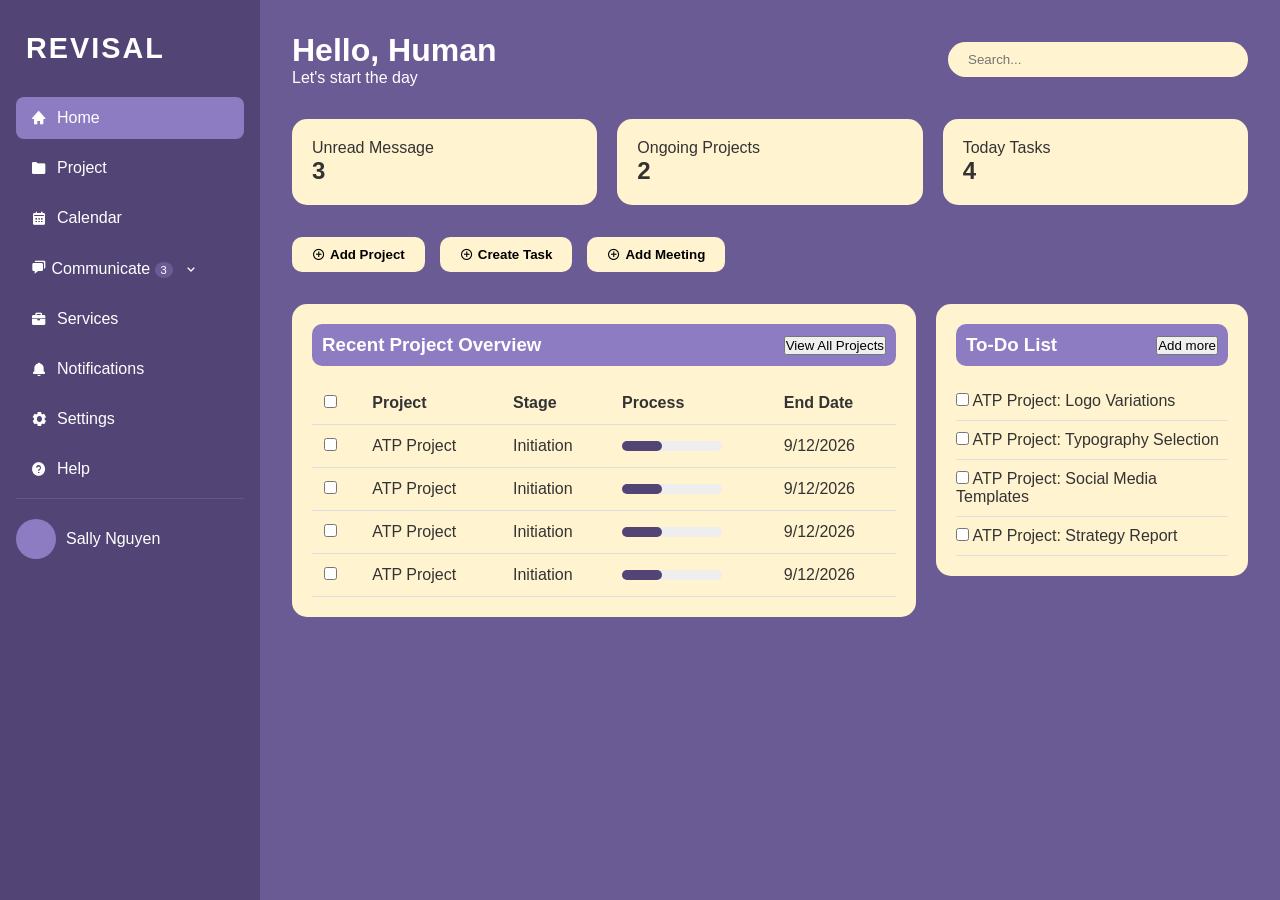
<file: public/index.html>
<!DOCTYPE html>
<html lang="en">
<head>
    <meta charset="UTF-8">
    <meta name="viewport" content="width=device-width, initial-scale=1.0">
    <title>Revisal Dashboard</title>
    <link rel="stylesheet" href="style.css">
    <link href='https://unpkg.com/boxicons@2.1.4/css/boxicons.min.css' rel='stylesheet'>
</head>
<body>

    <div class="dashboard-container">
        <aside class="sidebar">
            <div class="logo">
                <h2>REVISAL</h2>
            </div>
            <nav>
                <ul>
                    <li class="active"><i class='bx bxs-home'></i> Home</li>
                    <li><i class='bx bxs-folder'></i> Project</li>
                    <li><i class='bx bxs-calendar'></i> Calendar</li>
                    <li class="dropdown">
                        <span><i class='bx bxs-chat'></i> Communicate <span class="badge">3</span></span>
                        <i class='bx bx-chevron-down'></i>
                    </li>
                    <li><i class='bx bxs-briefcase'></i> Services</li>
                    <li><i class='bx bxs-bell'></i> Notifications</li>
                    <li><i class='bx bxs-cog'></i> Settings</li>
                    <li><i class='bx bxs-help-circle'></i> Help</li>
                </ul>
            </nav>
            <div class="user-profile">
                <div class="avatar"></div>
                <span>Sally Nguyen</span>
            </div>
        </aside>

        <main class="main-content">
            <header class="top-bar">
                <div class="welcome">
                    <h1>Hello, Human</h1>
                    <p>Let's start the day</p>
                </div>
                <div class="search-bar">
                    <input type="text" placeholder="Search...">
                </div>
            </header>

            <section class="stat-cards">
                <div class="card mini-card">
                    <p>Unread Message</p>
                    <h2>3</h2>
                </div>
                <div class="card mini-card">
                    <p>Ongoing Projects</p>
                    <h2>2</h2>
                </div>
                <div class="card mini-card">
                    <p>Today Tasks</p>
                    <h2>4</h2>
                </div>
            </section>

            <section class="action-buttons">
                <button class="btn-outline"><i class='bx bx-plus-circle'></i> Add Project</button>
                <button class="btn-outline"><i class='bx bx-plus-circle'></i> Create Task</button>
                <button class="btn-outline"><i class='bx bx-plus-circle'></i> Add Meeting</button>
            </section>

            <div class="content-grid">
                <div class="left-col">
                    <div class="table-container">
                        <div class="table-header">
                            <h3>Recent Project Overview</h3>
                            <button class="btn-small">View All Projects</button>
                        </div>
                        <table>
                            <thead>
                                <tr>
                                    <th><input type="checkbox"></th>
                                    <th>Project</th>
                                    <th>Stage</th>
                                    <th>Process</th>
                                    <th>End Date</th>
                                </tr>
                            </thead>
                            <tbody id="project-list">
                                </tbody>
                        </table>
                    </div>
                </div>

                <div class="right-col">
                    <div class="card list-card">
                        <div class="table-header">
                            <h3>To-Do List</h3>
                            <button class="btn-small">Add more</button>
                        </div>
                        <ul id="todo-list"></ul>
                    </div>
                </div>
            </div>
        </main>
    </div>

    <script src="script.js"></script>
</body>
</html>
</file>
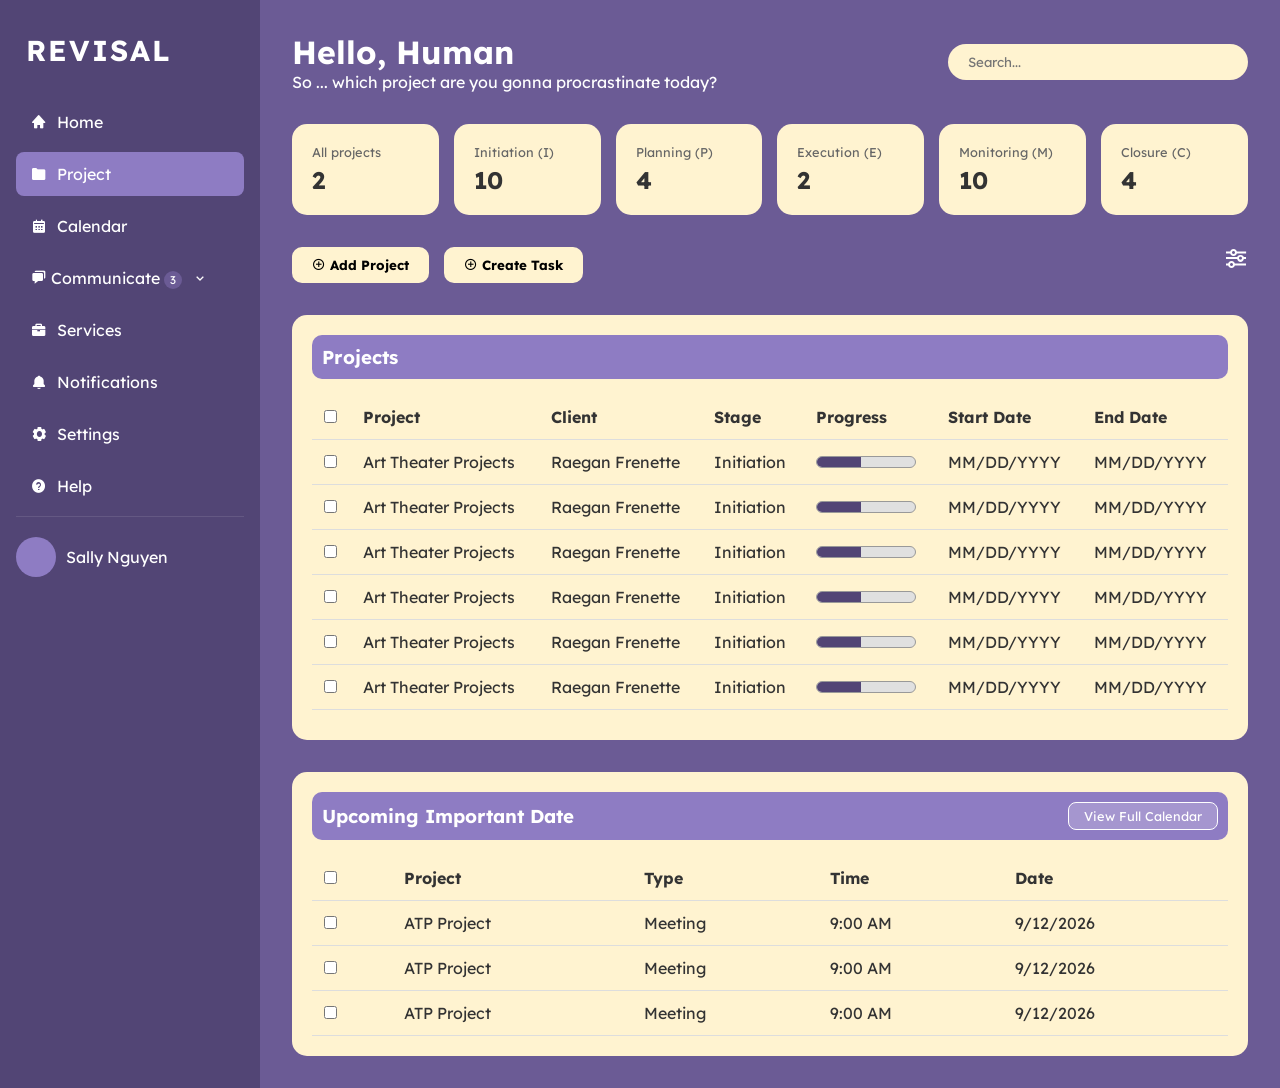
<file: public/projects.html>
<!DOCTYPE html>
<html lang="en">
<head>
    <meta charset="UTF-8">
    <meta name="viewport" content="width=device-width, initial-scale=1.0">
    <title>Revisal - Projects</title>
    <link href="https://fonts.googleapis.com/css2?family=Lexend+Deca:wght@300;400;600&display=swap" rel="stylesheet">
    <link rel="stylesheet" href="style.css">
    <link href='https://unpkg.com/boxicons@2.1.4/css/boxicons.min.css' rel='stylesheet'>
</head>
<body>

    <div class="dashboard-container">
        <aside class="sidebar">
            <div class="logo"><h2>REVISAL</h2></div>
            <nav>
                <ul>
                    <li><i class='bx bxs-home'></i> Home</li>
                    <li class="active"><i class='bx bxs-folder'></i> Project</li>
                    <li><i class='bx bxs-calendar'></i> Calendar</li>
                    <li class="dropdown">
                        <span><i class='bx bxs-chat'></i> Communicate <span class="badge">3</span></span>
                        <i class='bx bx-chevron-down'></i>
                    </li>
                    <li><i class='bx bxs-briefcase'></i> Services</li>
                    <li><i class='bx bxs-bell'></i> Notifications</li>
                    <li><i class='bx bxs-cog'></i> Settings</li>
                    <li><i class='bx bxs-help-circle'></i> Help</li>
                </ul>
            </nav>
            <div class="user-profile">
                <div class="avatar"></div>
                <span>Sally Nguyen</span>
            </div>
        </aside>

        <main class="main-content">
            <header class="top-bar">
                <div class="welcome">
                    <h1>Hello, Human</h1>
                    <p>So ... which project are you gonna procrastinate today?</p>
                </div>
                <div class="search-bar">
                    <input type="text" placeholder="Search...">
                </div>
            </header>

            <section class="stat-cards project-stats">
                <div class="card mini-card"><span>All projects</span><h2>2</h2></div>
                <div class="card mini-card"><span>Initiation (I)</span><h2>10</h2></div>
                <div class="card mini-card"><span>Planning (P)</span><h2>4</h2></div>
                <div class="card mini-card"><span>Execution (E)</span><h2>2</h2></div>
                <div class="card mini-card"><span>Monitoring (M)</span><h2>10</h2></div>
                <div class="card mini-card"><span>Closure (C)</span><h2>4</h2></div>
            </section>

            <section class="action-buttons">
                <button class="btn-outline"><i class='bx bx-plus-circle'></i> Add Project</button>
                <button class="btn-outline"><i class='bx bx-plus-circle'></i> Create Task</button>
                <div style="flex-grow: 1; text-align: right;">
                    <i class='bx bx-slider-alt' style="font-size: 1.5rem; cursor: pointer;"></i>
                </div>
            </section>

            <div class="table-container main-project-table">
                <div class="table-header"><h3>Projects</h3></div>
                <div class="scroll-wrapper">
                    <table>
                        <thead>
                            <tr>
                                <th><input type="checkbox"></th>
                                <th>Project</th>
                                <th>Client</th>
                                <th>Stage</th>
                                <th>Progress</th>
                                <th>Start Date</th>
                                <th>End Date</th>
                            </tr>
                        </thead>
                        <tbody id="projects-tbody">
                            </tbody>
                    </table>
                </div>
                <div class="custom-scrollbar-horizontal">
                    <div class="scroll-thumb"></div>
                </div>
            </div>

            <div class="table-container" style="margin-top: 2rem;">
                <div class="table-header">
                    <h3>Upcoming Important Date</h3>
                    <button class="btn-small-clear">View Full Calendar</button>
                </div>
                <table>
                    <thead>
                        <tr>
                            <th><input type="checkbox"></th>
                            <th>Project</th>
                            <th>Type</th>
                            <th>Time</th>
                            <th>Date</th>
                        </tr>
                    </thead>
                    <tbody id="dates-tbody"></tbody>
                </table>
            </div>
        </main>
    </div>

    <script src="projects.js"></script>
</body>
</html>
</file>
<file: public/style.css>
:root {
    --bg-purple: #6b5b95;
    --dark-purple: #524575;
    --light-cream: #fff3d0;
    --accent-purple: #8e7cc3;
    --text-dark: #333;
    --white: #ffffff;
}

* {
    margin: 0;
    padding: 0;
    box-sizing: border-box;
    font-family: 'Lexend Deca', sans-serif;
}

body {
    background-color: var(--bg-purple);
    color: var(--white);
}

.dashboard-container {
    display: grid;
    grid-template-columns: 260px 1fr;
    min-height: 100vh;
}

/* SIDEBAR */
.sidebar {
    background-color: var(--dark-purple);
    padding: 2rem 1rem;
    display: flex;
    flex-direction: column;
}

.logo h2 {
    font-size: 1.8rem;
    letter-spacing: 2px;
    margin-bottom: 2rem;
    padding-left: 10px;
}

.sidebar ul {
    list-style: none;
    flex-grow: 1;
}

.sidebar li {
    padding: 12px 15px;
    margin-bottom: 8px;
    border-radius: 8px;
    cursor: pointer;
    transition: 0.3s;
    display: flex;
    align-items: center;
    gap: 10px;
}

.sidebar li:hover, .sidebar li.active {
    background-color: var(--accent-purple);
}

.badge {
    background: var(--bg-purple);
    padding: 2px 6px;
    border-radius: 50%;
    font-size: 0.7rem;
}

.user-profile {
    display: flex;
    align-items: center;
    gap: 10px;
    padding-top: 20px;
    border-top: 1px solid rgba(255,255,255,0.1);
}

.avatar {
    width: 40px;
    height: 40px;
    background-color: var(--accent-purple);
    border-radius: 50%;
}

/* MAIN CONTENT */
.main-content {
    padding: 2rem;
    overflow-y: auto;
}

.top-bar {
    display: flex;
    justify-content: space-between;
    align-items: center;
    margin-bottom: 2rem;
}

.search-bar input {
    background: var(--light-cream);
    border: none;
    padding: 10px 20px;
    border-radius: 20px;
    width: 300px;
}

/* CARDS & TABLES */
.stat-cards {
    display: flex;
    gap: 20px;
    margin-bottom: 2rem;
}

.card {
    background: var(--light-cream);
    color: var(--text-dark);
    padding: 20px;
    border-radius: 15px;
    flex: 1;
}

.action-buttons {
    display: flex;
    gap: 15px;
    margin-bottom: 2rem;
}

.btn-outline {
    background: var(--light-cream);
    border: none;
    padding: 10px 20px;
    border-radius: 10px;
    font-weight: bold;
    cursor: pointer;
    display: flex;
    align-items: center;
    gap: 5px;
}

.table-container {
    background: var(--light-cream);
    color: var(--text-dark);
    padding: 20px;
    border-radius: 15px;
}

.table-header {
    display: flex;
    justify-content: space-between;
    align-items: center;
    margin-bottom: 1rem;
    background: var(--accent-purple);
    padding: 10px;
    border-radius: 10px;
    color: white;
}

table {
    width: 100%;
    border-collapse: collapse;
}

th, td {
    text-align: left;
    padding: 12px;
    border-bottom: 1px solid #ddd;
}

.content-grid {
    display: grid;
    grid-template-columns: 2fr 1fr;
    gap: 20px;
}

/* Horizontal Stat Cards for Projects Page */
.project-stats {
    display: grid;
    grid-template-columns: repeat(6, 1fr);
    gap: 15px;
}

.mini-card span {
    font-size: 0.8rem;
    color: #666;
    display: block;
    margin-bottom: 5px;
}

/* Scrollable Table Area */
.scroll-wrapper {
    overflow-x: auto;
    width: 100%;
}

.main-project-table {
    position: relative;
    padding-bottom: 30px; /* Space for scrollbar */
}

/* Progress Bar Styling */
.progress-container {
    width: 100px;
    height: 12px;
    background: #e0e0e0;
    border-radius: 10px;
    overflow: hidden;
    border: 1px solid #999;
}

.progress-fill {
    height: 100%;
    background: var(--dark-purple);
    width: 40%; /* Dynamic */
}

/* Calendar Button Styling */
.btn-small-clear {
    background: rgba(255, 255, 255, 0.2);
    border: 1px solid white;
    color: white;
    padding: 5px 15px;
    border-radius: 8px;
    cursor: pointer;
    font-size: 0.8rem;
}
</file>
